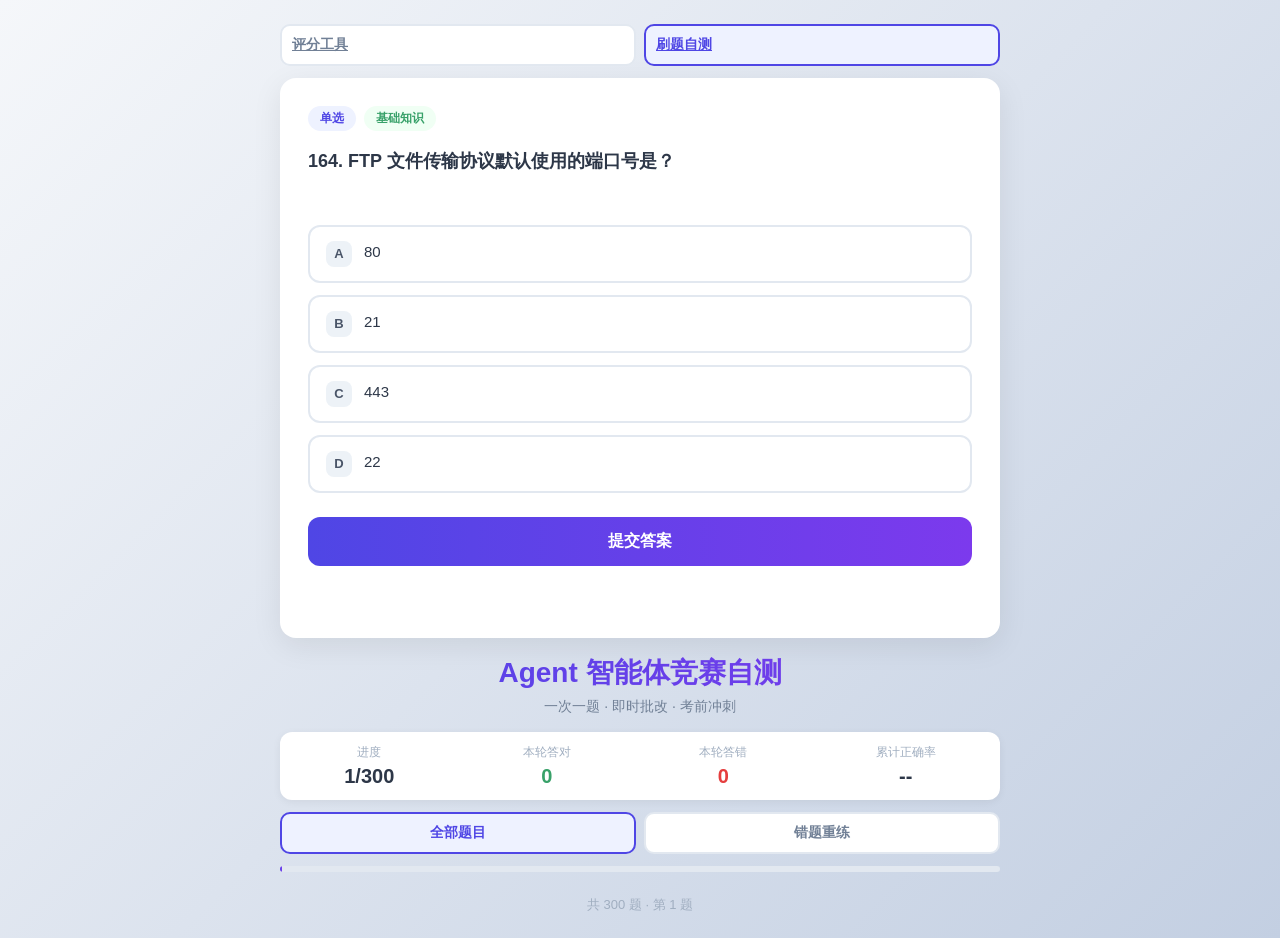
<file: quiz.html>
<!DOCTYPE html>
<html lang="zh-CN">
<head>
  <meta charset="UTF-8">
  <meta name="viewport" content="width=device-width, initial-scale=1.0">
  <title>Agent 智能体竞赛刷题自测</title>
  <link rel="stylesheet" href="style.css">
</head>
<body>
  <div class="container">

    <div class="mode-bar">
      <a class="mode-btn" href="/">评分工具</a>
      <a class="mode-btn active" href="/quiz.html">刷题自测</a>
    </div>

    <main class="card" id="questionCard">
      <div class="question-meta">
        <span class="badge" id="typeBadge">单选</span>
        <span class="badge category" id="categoryBadge">系统设计</span>
        <span class="badge" id="answerStatus" style="display:none"></span>
      </div>
      <h2 class="question-text" id="questionText"></h2>
      <div class="options" id="optionsList"></div>

      <div class="feedback" id="feedback" style="display:none"></div>

      <div class="actions">
        <button class="btn btn-primary" id="submitBtn">提交答案</button>
        <button class="btn btn-next" id="nextBtn" style="display:none">下一题</button>
      </div>
    </main>

    <header class="header">
      <h1>Agent 智能体竞赛自测</h1>
      <p class="subtitle">一次一题 · 即时批改 · 考前冲刺</p>
    </header>

    <div class="stats-bar">
      <div class="stat">
        <span class="stat-label">进度</span>
        <span class="stat-value" id="progressText">0/0</span>
      </div>
      <div class="stat">
        <span class="stat-label">本轮答对</span>
        <span class="stat-value correct" id="correctCount">0</span>
      </div>
      <div class="stat">
        <span class="stat-label">本轮答错</span>
        <span class="stat-value wrong" id="wrongCount">0</span>
      </div>
      <div class="stat">
        <span class="stat-label">累计正确率</span>
        <span class="stat-value" id="cumRate">--</span>
      </div>
    </div>

    <div class="mode-bar">
      <button class="mode-btn active" id="modeAll">全部题目</button>
      <button class="mode-btn" id="modeWrong">错题重练<span class="wrong-badge" id="wrongBadge" style="display:none"></span></button>
    </div>

    <div class="progress-track">
      <div class="progress-fill" id="progressFill"></div>
    </div>

    <footer class="footer">
      <p id="footerText"></p>
    </footer>
  </div>

  <script src="questions.js"></script>
  <script src="app.js"></script>
</body>
</html>
</file>
<file: style.css>
* {
  margin: 0;
  padding: 0;
  box-sizing: border-box;
}

body {
  font-family: -apple-system, BlinkMacSystemFont, "Segoe UI", "PingFang SC", "Microsoft YaHei", sans-serif;
  background: linear-gradient(135deg, #f5f7fa 0%, #c3cfe2 100%);
  min-height: 100vh;
  display: flex;
  justify-content: center;
  padding: 24px 16px;
  color: #2d3748;
}

.container {
  width: 100%;
  max-width: 720px;
}

.header {
  text-align: center;
  margin-top: 16px;
  margin-bottom: 16px;
}

.header h1 {
  font-size: 28px;
  background: linear-gradient(90deg, #4f46e5, #7c3aed);
  -webkit-background-clip: text;
  background-clip: text;
  -webkit-text-fill-color: transparent;
}

.subtitle {
  color: #718096;
  margin-top: 6px;
  font-size: 14px;
}

.stats-bar {
  display: flex;
  justify-content: space-around;
  background: #fff;
  border-radius: 12px;
  padding: 12px 0;
  margin-bottom: 12px;
  box-shadow: 0 2px 8px rgba(0, 0, 0, 0.06);
}

.stat {
  display: flex;
  flex-direction: column;
  align-items: center;
  gap: 4px;
}

.stat-label {
  font-size: 12px;
  color: #a0aec0;
}

.stat-value {
  font-size: 20px;
  font-weight: 700;
}

.stat-value.correct {
  color: #38a169;
}

.stat-value.wrong {
  color: #e53e3e;
}

.mode-bar {
  display: flex;
  gap: 8px;
  margin-bottom: 12px;
}

.mode-btn {
  flex: 1;
  padding: 10px;
  border: 2px solid #e2e8f0;
  border-radius: 10px;
  background: #fff;
  font-size: 14px;
  font-weight: 600;
  color: #718096;
  cursor: pointer;
  transition: all 0.2s ease;
}

.mode-btn:hover {
  border-color: #a5b4fc;
  color: #4f46e5;
}

.mode-btn.active {
  border-color: #4f46e5;
  background: #eef2ff;
  color: #4f46e5;
}

.wrong-badge {
  display: inline-block;
  margin-left: 6px;
  background: #e53e3e;
  color: #fff;
  font-size: 12px;
  padding: 1px 8px;
  border-radius: 999px;
}

.progress-track {
  height: 6px;
  background: #e2e8f0;
  border-radius: 3px;
  margin-bottom: 24px;
  overflow: hidden;
}

.progress-fill {
  height: 100%;
  width: 0;
  background: linear-gradient(90deg, #4f46e5, #7c3aed);
  border-radius: 3px;
  transition: width 0.4s ease;
}

.card {
  background: #fff;
  border-radius: 16px;
  padding: 28px;
  box-shadow: 0 8px 30px rgba(0, 0, 0, 0.08);
  min-height: 560px;
  display: flex;
  flex-direction: column;
}

.question-meta {
  display: flex;
  gap: 8px;
  margin-bottom: 16px;
  flex-wrap: wrap;
}

.badge {
  display: inline-block;
  padding: 4px 12px;
  border-radius: 999px;
  font-size: 12px;
  font-weight: 600;
  background: #eef2ff;
  color: #4f46e5;
}

.badge.category {
  background: #f0fff4;
  color: #38a169;
}

.badge.ok {
  background: #f0fff4;
  color: #38a169;
}

.badge.no {
  background: #fff5f5;
  color: #e53e3e;
}

.question-text {
  font-size: 18px;
  line-height: 1.6;
  margin-bottom: 20px;
  min-height: 58px;
}

.options {
  display: flex;
  flex-direction: column;
  gap: 12px;
  flex: 1 1 auto;
  justify-content: flex-start;
}

.option {
  display: flex;
  align-items: flex-start;
  gap: 12px;
  padding: 14px 16px;
  border: 2px solid #e2e8f0;
  border-radius: 12px;
  cursor: pointer;
  transition: all 0.2s ease;
  font-size: 15px;
  line-height: 1.5;
}

.option:hover {
  border-color: #a5b4fc;
  background: #f5f6ff;
}

.option.selected {
  border-color: #4f46e5;
  background: #eef2ff;
}

.option.correct-opt {
  border-color: #38a169;
  background: #f0fff4;
}

.option.wrong-opt {
  border-color: #e53e3e;
  background: #fff5f5;
}

.option.disabled {
  cursor: default;
  opacity: 0.75;
}

.option-key {
  flex-shrink: 0;
  width: 26px;
  height: 26px;
  border-radius: 8px;
  background: #edf2f7;
  display: flex;
  align-items: center;
  justify-content: center;
  font-size: 13px;
  font-weight: 700;
  color: #4a5568;
}

.option.selected .option-key {
  background: #4f46e5;
  color: #fff;
}

.option.correct-opt .option-key {
  background: #38a169;
  color: #fff;
}

.option.wrong-opt .option-key {
  background: #e53e3e;
  color: #fff;
}

.answer-panel {
  display: flex;
  flex-direction: column;
  gap: 14px;
}

.answer-verdict {
  font-size: 16px;
  font-weight: 700;
  text-align: center;
  padding: 10px;
  border-radius: 10px;
}

.answer-verdict.ok {
  background: #f0fff4;
  color: #276749;
  border: 1px solid #c6f6d5;
}

.answer-verdict.no {
  background: #fff5f5;
  color: #742a2a;
  border: 1px solid #fed7d7;
}

.answer-block {
  display: flex;
  flex-direction: column;
  gap: 6px;
}

.answer-label {
  align-self: flex-start;
  font-size: 12px;
  font-weight: 700;
  padding: 2px 10px;
  border-radius: 999px;
}

.answer-label.ok-label {
  background: #f0fff4;
  color: #276749;
}

.answer-label.no-label {
  background: #fff5f5;
  color: #742a2a;
}

.answer-label.info-label {
  background: #eef2ff;
  color: #3730a3;
}

.answer-content {
  font-size: 15px;
  line-height: 1.7;
  background: #fafafa;
  border: 1px solid #e2e8f0;
  border-radius: 10px;
  padding: 12px 14px;
  color: #2d3748;
}

.feedback {
  margin-top: 20px;
  padding: 16px;
  border-radius: 12px;
  font-size: 14px;
  line-height: 1.7;
}

.feedback.ok {
  background: #f0fff4;
  border: 1px solid #c6f6d5;
  color: #22543d;
}

.feedback.no {
  background: #fff5f5;
  border: 1px solid #fed7d7;
  color: #742a2a;
}
.feedback strong {
  font-size: 15px;
}

.actions {
  margin-top: 24px;
  display: flex;
  gap: 12px;
}

.btn {
  flex: 1;
  padding: 14px;
  border: none;
  border-radius: 12px;
  font-size: 16px;
  font-weight: 600;
  cursor: pointer;
  transition: all 0.2s ease;
}

.btn:disabled {
  opacity: 0.5;
  cursor: not-allowed;
}

.btn-primary {
  background: linear-gradient(90deg, #4f46e5, #7c3aed);
  color: #fff;
}

.btn-primary:hover:not(:disabled) {
  transform: translateY(-1px);
  box-shadow: 0 4px 14px rgba(79, 70, 229, 0.4);
}

.btn-next {
  background: #eef2ff;
  color: #4f46e5;
}

.btn-next:hover {
  background: #e0e7ff;
}

.footer {
  text-align: center;
  margin-top: 20px;
  color: #a0aec0;
  font-size: 13px;
}

/* ================= 提示词评分工具样式 ================= */

.score-card {
  min-height: 0;
}

.score-form {
  display: flex;
  flex-direction: column;
  gap: 14px;
}

.field-label {
  font-size: 14px;
  font-weight: 700;
  color: #4a5568;
}

.prompt-input {
  width: 100%;
  border: 2px solid #e2e8f0;
  border-radius: 12px;
  padding: 14px;
  font-size: 14px;
  line-height: 1.6;
  font-family: -apple-system, BlinkMacSystemFont, "Segoe UI", "PingFang SC", "Microsoft YaHei", sans-serif;
  resize: vertical;
  color: #2d3748;
  transition: border-color 0.2s ease;
}

.prompt-input:focus {
  outline: none;
  border-color: #4f46e5;
}

.task-input {
  background: #fafafa;
  font-size: 13px;
}

.hint {
  font-size: 12px;
  color: #a0aec0;
}

.score-stats {
  display: flex;
  justify-content: space-around;
}

.score-result {
  background: #fff;
  border-radius: 16px;
  padding: 24px;
  box-shadow: 0 8px 30px rgba(0, 0, 0, 0.08);
  margin-top: 12px;
}

.result-title {
  font-size: 18px;
  color: #2d3748;
  margin-bottom: 8px;
}

.result-summary {
  font-size: 14px;
  line-height: 1.7;
  color: #4a5568;
  background: #f5f6ff;
  border: 1px solid #e0e7ff;
  border-radius: 10px;
  padding: 12px 14px;
  margin-bottom: 16px;
}

.dim-list {
  display: flex;
  flex-direction: column;
  gap: 14px;
  margin-bottom: 20px;
}

.dim-row {
  display: flex;
  flex-direction: column;
  gap: 6px;
}

.dim-head {
  display: flex;
  justify-content: space-between;
  align-items: center;
}

.dim-name {
  font-size: 14px;
  font-weight: 600;
  color: #4a5568;
}

.dim-score {
  font-size: 16px;
  font-weight: 800;
}

.dim-bar {
  height: 8px;
  background: #edf2f7;
  border-radius: 4px;
  overflow: hidden;
}

.dim-fill {
  height: 100%;
  border-radius: 4px;
  transition: width 0.5s ease;
}

.dim-comment {
  font-size: 12px;
  color: #718096;
  line-height: 1.6;
}

.result-list {
  margin: 6px 0 0 20px;
  display: flex;
  flex-direction: column;
  gap: 6px;
}

.result-list li {
  font-size: 14px;
  line-height: 1.7;
  color: #2d3748;
}

.error-box {
  margin-top: 12px;
  padding: 16px;
  background: #fff5f5;
  border: 1px solid #fed7d7;
  color: #742a2a;
  border-radius: 12px;
  font-size: 14px;
  line-height: 1.7;
  white-space: pre-wrap;
}

.stat-value.level-a { color: #38a169; }
.stat-value.level-b { color: #4f46e5; }
.stat-value.level-c { color: #d69e2e; }
.stat-value.level-d { color: #e53e3e; }

/* 题目选择与解析 */
.question-select {
  width: 100%;
  margin-bottom: 10px;
}

.question-info {
  margin-bottom: 14px;
  border: 1px solid #e2e8f0;
  border-left: 3px solid #4f46e5;
}

.question-info-background {
  background: #f7f8fc;
}

.question-info {
  background: #f7f8fc;
  padding: 12px 14px;
  border-radius: 8px;
}

.question-info-head {
  display: flex;
  gap: 8px;
  align-items: center;
  margin-bottom: 8px;
  flex-wrap: wrap;
}

.sub-label {
  font-size: 12px;
  color: #64748b;
  margin-bottom: 6px;
  font-weight: 600;
}

.focus-points {
  margin: 0;
  padding-left: 20px;
  font-size: 13px;
  color: #334155;
  line-height: 1.7;
}

.focus-checks {
  display: flex;
  flex-direction: column;
  gap: 6px;
}

.focus-check-row {
  display: flex;
  gap: 8px;
  align-items: flex-start;
  font-size: 13px;
  line-height: 1.5;
}

.fc-ok, .fc-miss {
  flex-shrink: 0;
  padding: 1px 8px;
  border-radius: 10px;
  font-size: 11px;
  font-weight: 600;
  color: #fff;
}

.fc-ok {
  background: #38a169;
}

.fc-miss {
  background: #e53e3e;
}

.fc-text {
  color: #334155;
}

.answer-label.info-label {
  background: #4f46e5;
}

.analysis-panel {
  margin-top: 16px;
  padding: 14px;
  border-radius: 8px;
  background: #eef2ff;
  border: 1px solid #c7d2fe;
}

.analysis-title {
  margin: 0 0 8px;
  font-size: 14px;
  color: #4338ca;
}

.analysis-body {
  font-size: 13px;
  line-height: 1.8;
  color: #3730a3;
  white-space: pre-wrap;
}

@media (max-width: 480px) {
  .header h1 {
    font-size: 22px;
  }

  .card {
    padding: 20px;
  }

  .question-text {
    font-size: 16px;
  }
}
</file>
